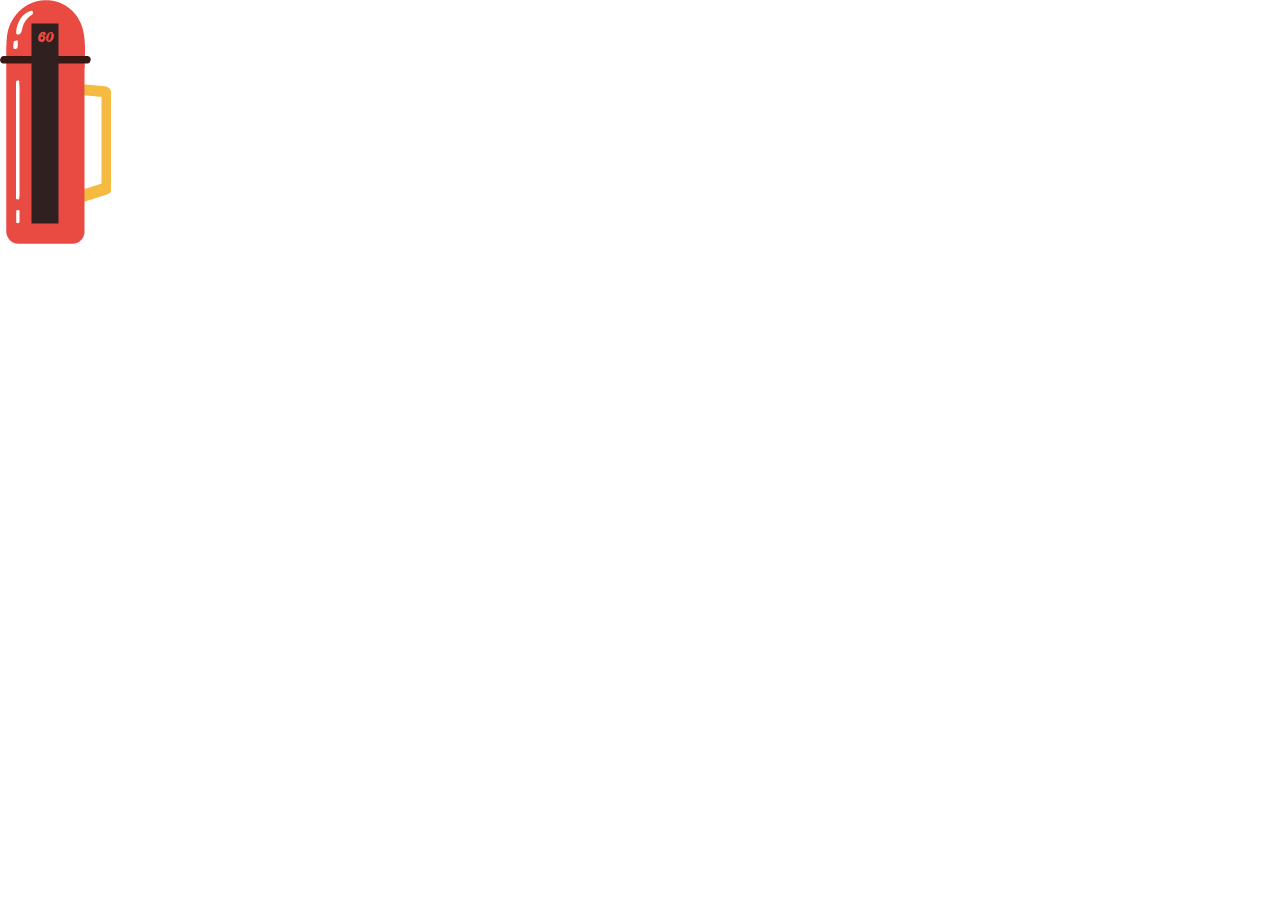
<file: timer/index.html>
<!DOCTYPE html>
<html lang="en">
<head>
    <meta charset="UTF-8">
    <meta http-equiv="X-UA-Compatible" content="IE=edge">
    <meta name="viewport" content="width=device-width, initial-scale=1.0">
    <script src="https://ajax.googleapis.com/ajax/libs/jquery/2.1.1/jquery.min.js"></script>
    <script src="main.js"></script>  
    <link rel="stylesheet" href="style.css">
    <title>Document</title>
</head>
<body>
    <div class="thermos">
        <div class="progressBar" id="progressBar">
            <div class="countdown" id="countdown"></div>
        </div>
    </div>
</body>
</html>
</file>
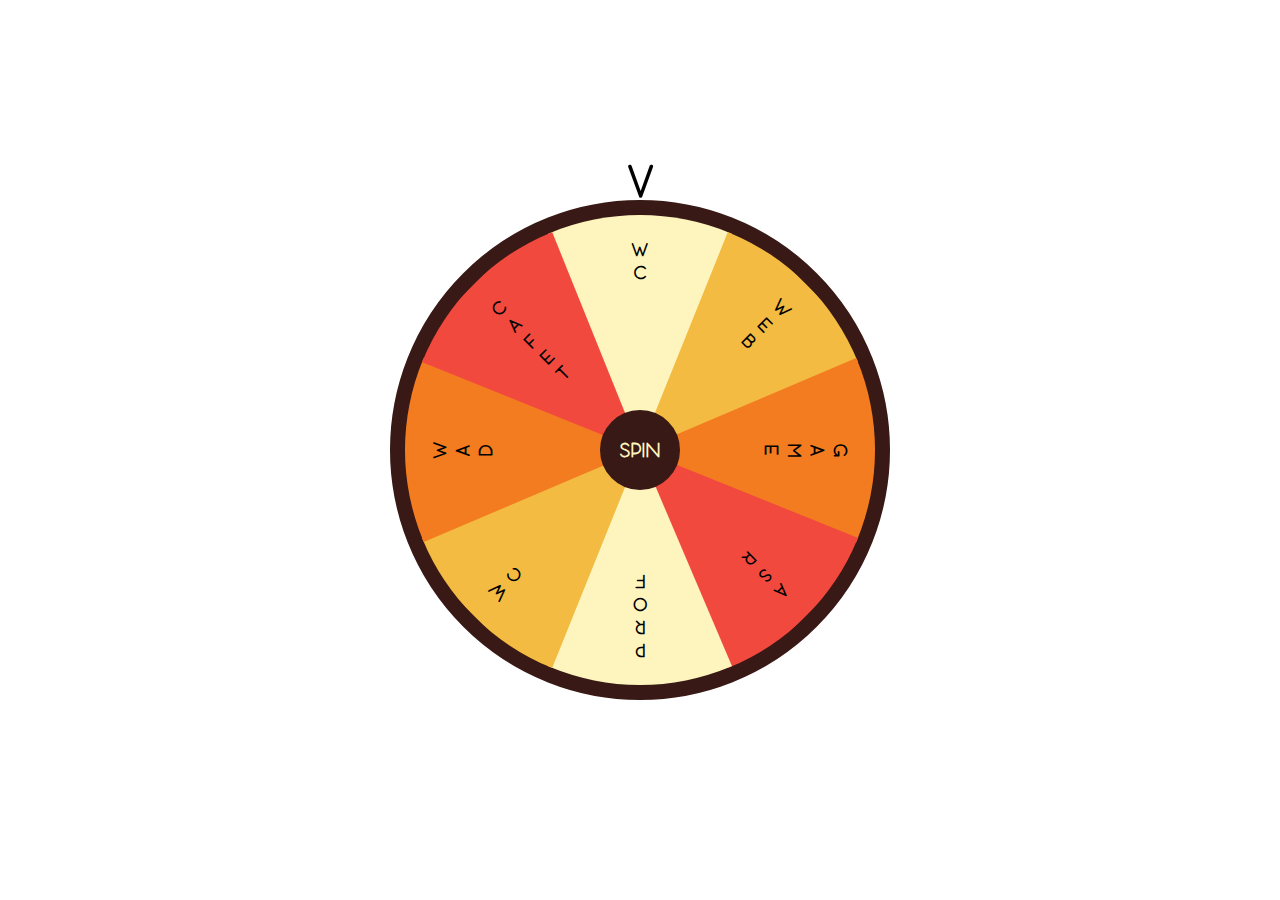
<file: Wheel/index.html>
<!DOCTYPE html>
<html lang="en">
<head>
    <meta charset="UTF-8">
    <meta http-equiv="X-UA-Compatible" content="IE=edge">
    <meta name="viewport" content="width=device-width, initial-scale=1.0">
    <link rel="stylesheet" type="text/css" href="style.css">
    <title>Wheel</title>
</head>
<body>
    <button id="spin">Spin</button>
    <span class="arrow"></span>
<div class="container">
    <div class="one"><span>W<br>C</span></div>
    <div class="two"><span>W<br>E<br>B</span></div>
    <div class="three"><span>G<br>A<br>M<br>E</span></div>
    <div class="four"><span>A<br>S<br>R</span></div>
    <div class="five"><span>P<br>R<br>O<br>F</span></div>
    <div class="six"><span>W<br>C</span></div>
    <div class="seven"><span>W<br>A<br>D</span></div>
    <div class="eight"><span>C<br>A<br>F<br>E<br>T</span></div>
</div>
    <script src="main.js"></script>
</body>
</html>
</file>
<file: timer/style.css>
@font-face{
    font-family: bratsy;
    src: url(bratsy.otf);
}

*, ::before, ::after {
    box-sizing: border-box;
    margin: 0;
    padding: 0;
}

body{
    width: 50vh;
    height: 50vh;
    
}
.progressBar {
    position: relative;
    width: 200px;
    height: 27px;
    border-radius: 10px;
    background-color: #c4c4c4;
	transform: rotate(-90deg);
    left: -55px;
    top:110px;
     /* z-index: 1; */
}

.countdown {
    height: 27px;
    font-family: 'bratsy';
    font-size: 15px;
    text-align: center;
    writing-mode: vertical-rl;
    color: #F2493E;
    line-height: 27px; /* same as #progressBar height if we want text middle aligned */
    background-color: #302020;
   /*  z-index: 2; */
}

.thermos {
    width: 100%;
	height: 100%;
    margin-top: 0px;
    background-image: url("thermos.png");
    background-repeat: no-repeat;
    z-index: 3;
}
</file>
<file: Wheel/style.css>
@font-face{
    font-family: Bubbleboddy;
    src: url(Bubbleboddy-ExtraLightTrial.ttf);
}


*{
    box-sizing: border-box;
}

body{
    margin: 0;
    padding: 0;
    background-color: white;
    display:flex;
    align-items:center;
    justify-content: center;
    height: 100vh;
    overflow: hidden;
}

.container{
    width: 500px;
    height: 500px;
    background-color: #381915;
    border-radius: 50%;
    border: 15px solid #381915;
    position: relative;
    overflow: hidden;
    transition: 1s;
}

.container div{
    height: 50%;
    width: 200px;
    position: absolute;
    clip-path: polygon(100% 0 , 50% 100% , 0 0 );
    transform: translateX(-50%);
    transform-origin: bottom;
    text-align: center;
    display: flex;
    align-items: center;
    justify-content: center;
    font-size: 20px;
    font-weight: bolder;
    font-family: 'Bubbleboddy';
    color: black;
    left:135px;
}

span{
    position: absolute;
    top:10%;
}
.container .one{
    left:50%;
    background-color: #FDF5BD;
}
.container .two{
    background-color: #F3BB41;
    transform: rotate(45deg);
}
.container .three{
    background-color: #f47c20;
    transform: rotate(90deg);
}
.container .four{
    background-color: #F2493E;
    transform: rotate(135deg);
}
.container .five{
    background-color: #FDF5BD;
    transform: rotate(180deg);
}
.container .six{
    background-color: #F3BB41;
    transform: rotate(225deg);
}
.container .seven{
    background-color: #f47c20;
    transform: rotate(270deg);
}
.container .eight{
    background-color: #F2493E;
    transform: rotate(315deg);
} 

.arrow{
    position: fixed;
    top:17%;
    left:50%;
    transform: translateX(-50%);
    color: black;
}

.arrow:before{
    content:"V";
    font-family: 'Bubbleboddy';
    font-weight: bolder;
    font-size:50px;
}

#spin{
    position: absolute;
    top:50%;
    left: 50%;
    transform: translate(-50%, -50%);
    z-index: 10;
    background-color: #381915;
    text-transform: uppercase;
    border: 8px solid #381915;
    font-family: 'Bubbleboddy';
    font-weight: bolder;
    font-size: 22px;
    color: #FDF5BD ;
    width: 80px;
    height: 80px;
    border-radius: 50%;
    cursor: pointer;
    outline: none;
    letter-spacing: 1px;
}

/* #8BC87A - vert
#FDF5BD - eggwhite
#F3BB41 - yellow
#F2493E - red
#f47c20 - orange
#381915 - Brown
 */
</file>
